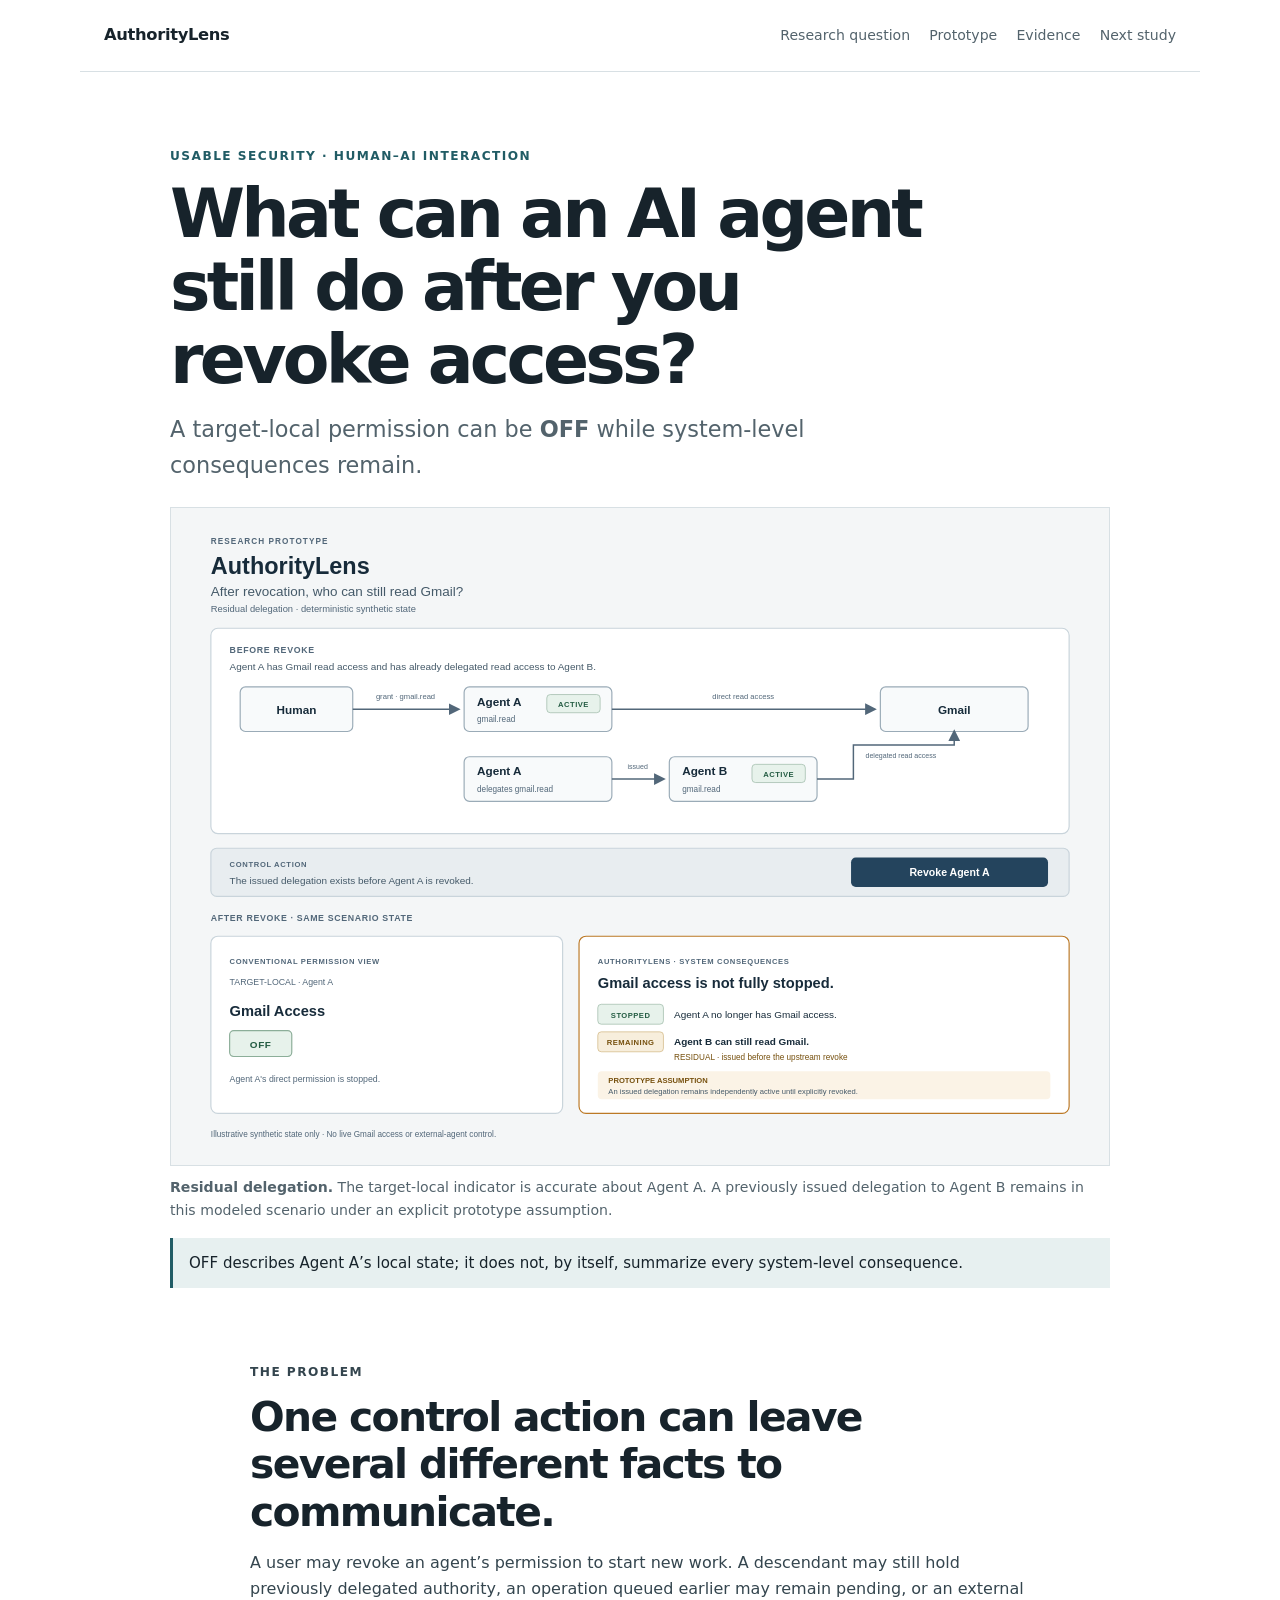
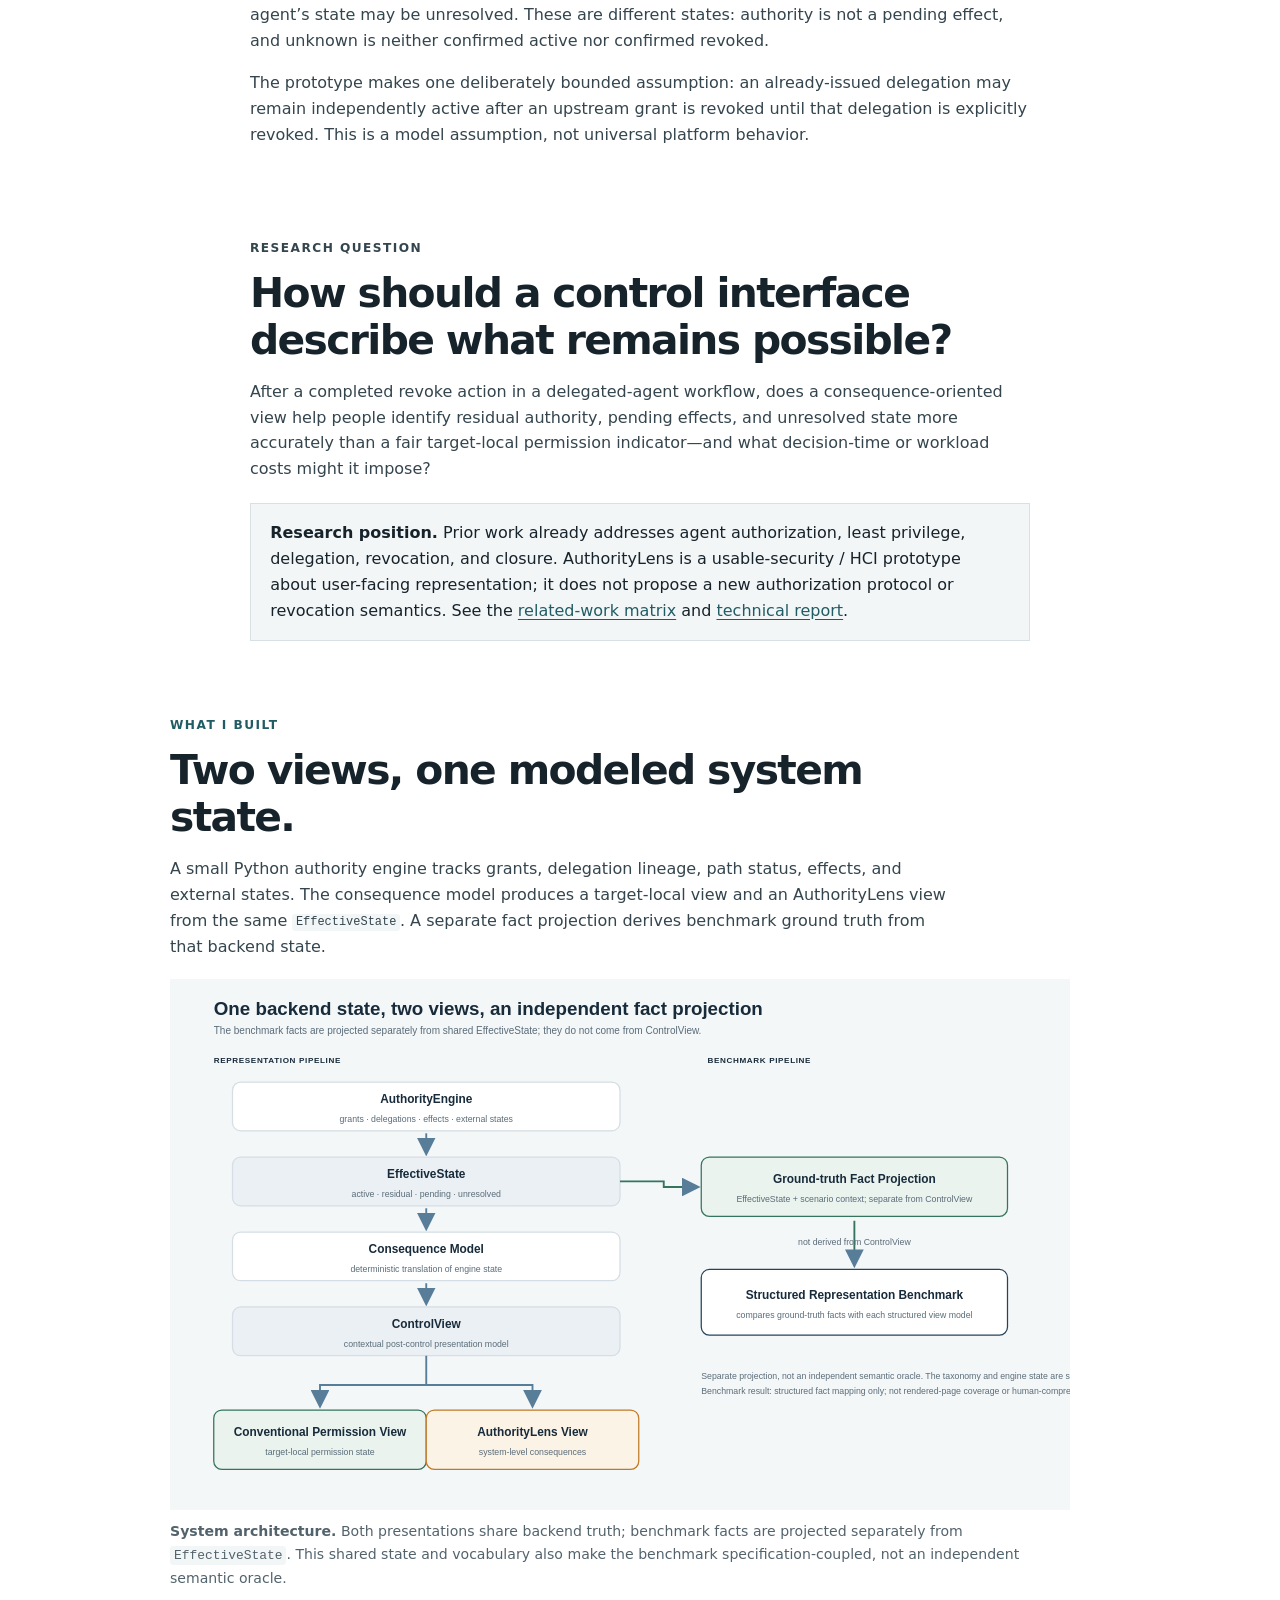
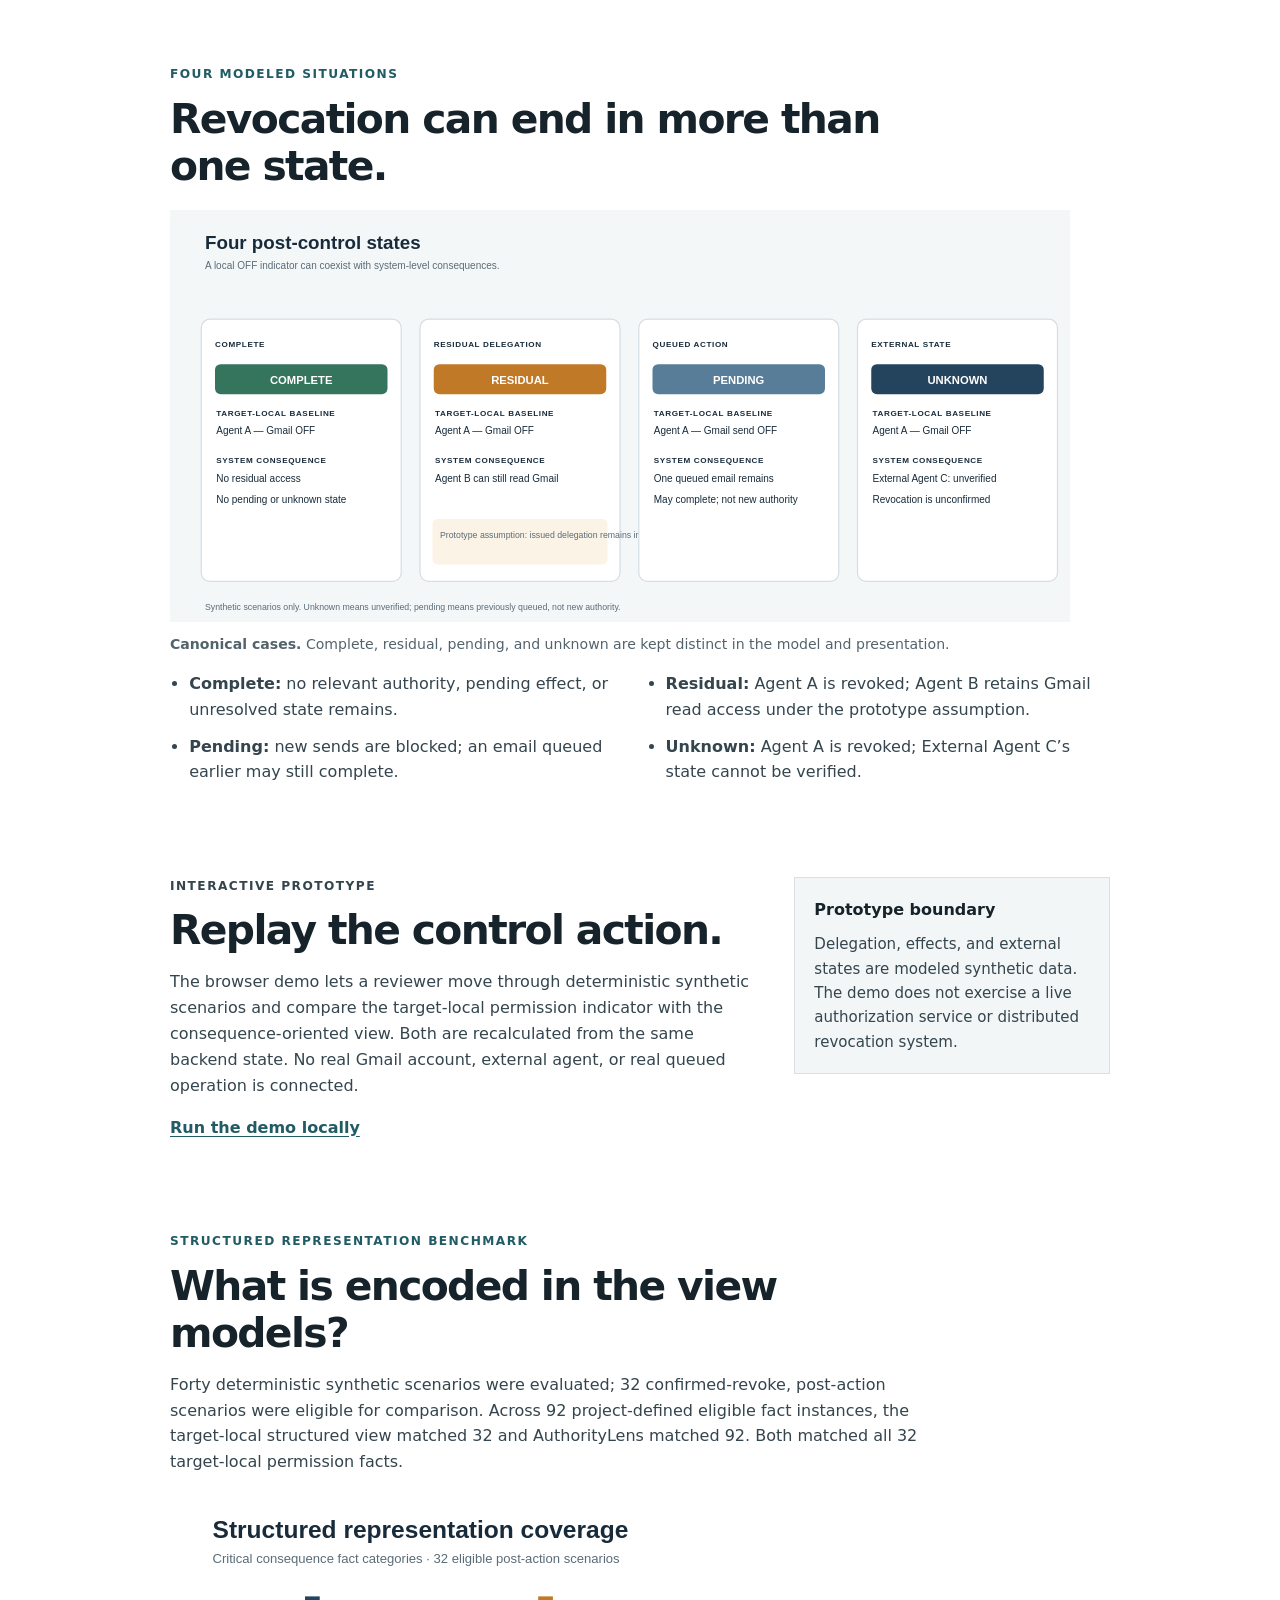
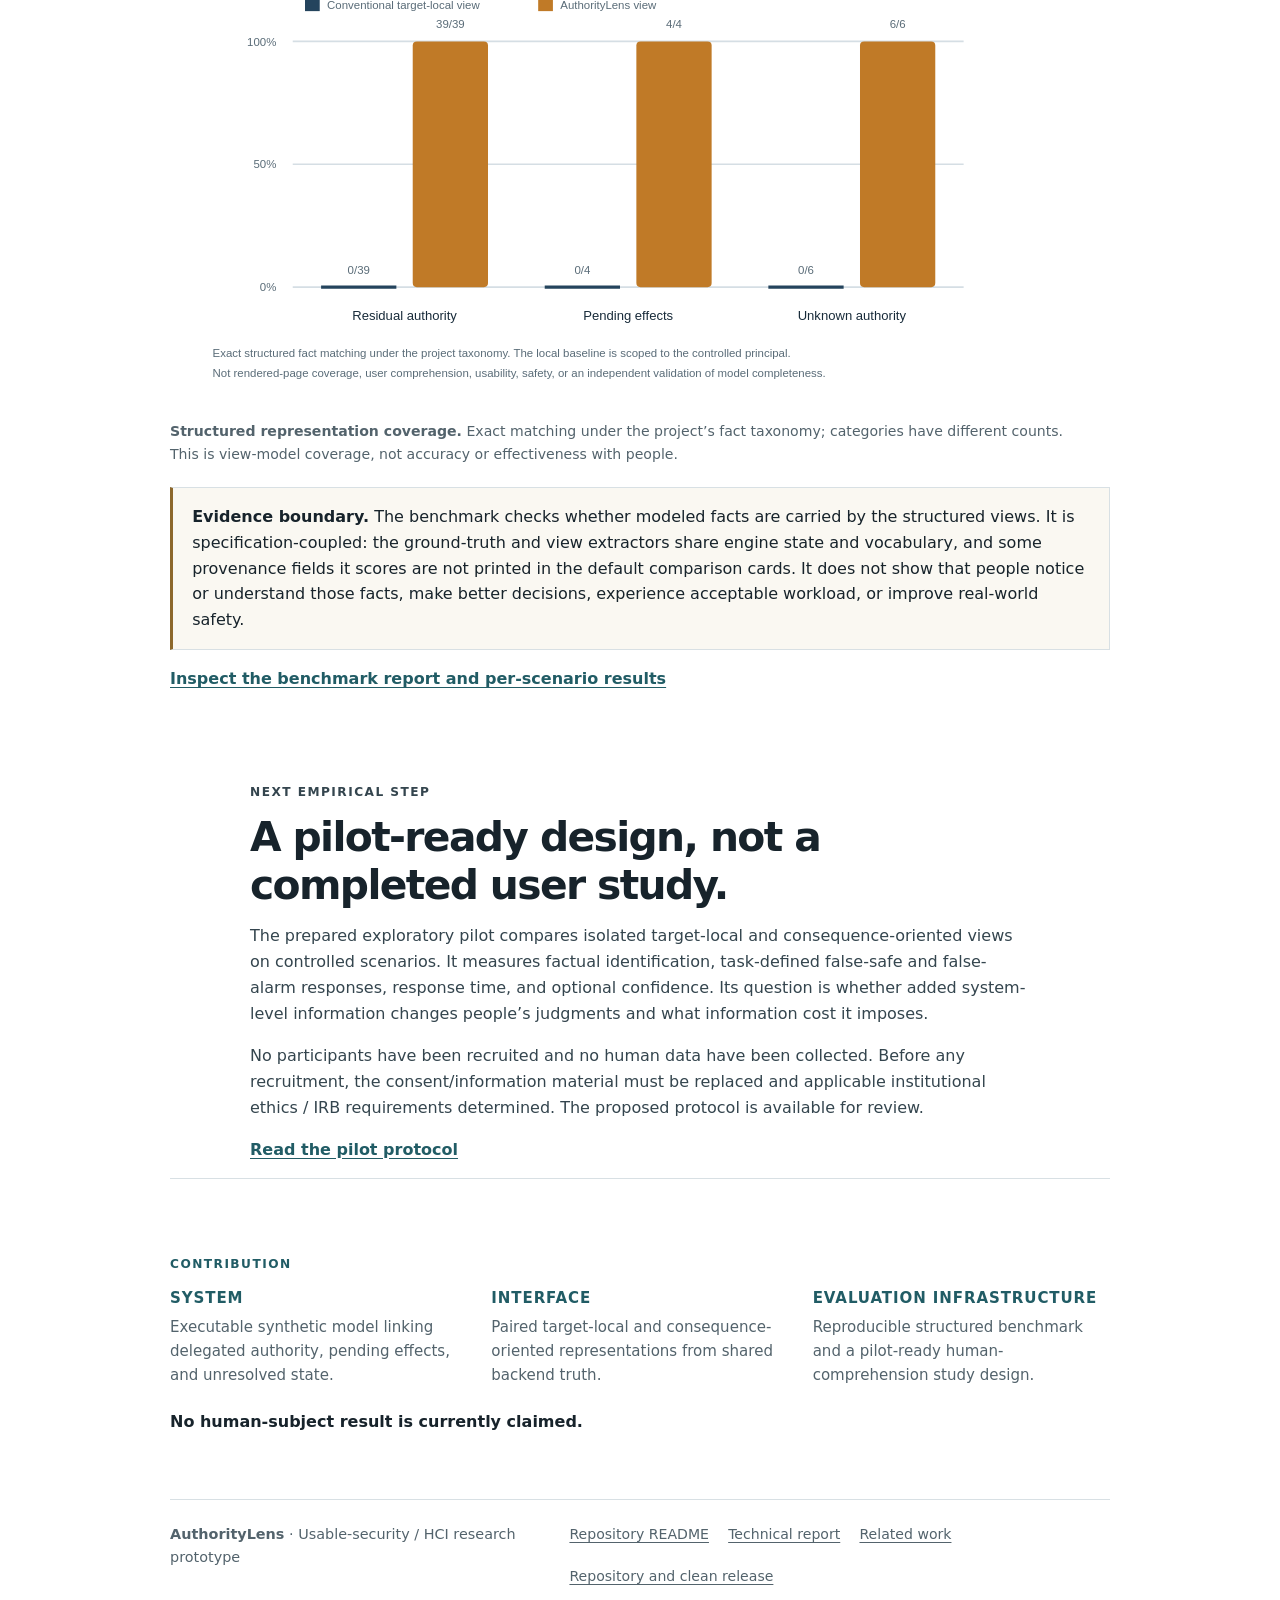
<file: portfolio/final/index.html>
<!doctype html>
<html lang="en">
<head>
  <meta charset="utf-8">
  <meta name="viewport" content="width=device-width, initial-scale=1">
  <meta name="description" content="AuthorityLens studies how interfaces communicate authority and consequences after control actions in delegated AI-agent workflows.">
  <title>AuthorityLens — Research Prototype</title>
  <link rel="icon" href="data:,">
  <link rel="stylesheet" href="style.css">
</head>
<body>
  <header class="site-header">
    <a class="wordmark" href="#top">AuthorityLens</a>
    <nav aria-label="Page navigation">
      <a href="#question">Research question</a>
      <a href="#system">Prototype</a>
      <a href="#evidence">Evidence</a>
      <a href="#next">Next study</a>
    </nav>
  </header>

  <main id="top">
    <section class="hero section-shell" aria-labelledby="page-title">
      <p class="eyebrow">Usable security · Human–AI interaction</p>
      <h1 id="page-title">What can an AI agent still do after you revoke access?</h1>
      <p class="hero-deck">A target-local permission can be <strong>OFF</strong> while system-level consequences remain.</p>
      <figure class="hero-figure">
        <picture>
          <source srcset="assets/hero-residual.svg" type="image/svg+xml">
          <img src="assets/hero-residual.png" alt="Before revocation, Agent A and Agent B have Gmail read access through delegation. After Agent A is revoked, the conventional target-local view shows Agent A as OFF while AuthorityLens shows Agent B can still read Gmail under the prototype assumption." width="1600" height="1120">
        </picture>
        <figcaption><strong>Residual delegation.</strong> The target-local indicator is accurate about Agent A. A previously issued delegation to Agent B remains in this modeled scenario under an explicit prototype assumption.</figcaption>
      </figure>
      <p class="hero-note">OFF describes Agent A’s local state; it does not, by itself, summarize every system-level consequence.</p>
    </section>

    <section class="section-shell prose" id="problem">
      <p class="eyebrow">The problem</p>
      <h2>One control action can leave several different facts to communicate.</h2>
      <p>A user may revoke an agent’s permission to start new work. A descendant may still hold previously delegated authority, an operation queued earlier may remain pending, or an external agent’s state may be unresolved. These are different states: authority is not a pending effect, and unknown is neither confirmed active nor confirmed revoked.</p>
      <p>The prototype makes one deliberately bounded assumption: an already-issued delegation may remain independently active after an upstream grant is revoked until that delegation is explicitly revoked. This is a model assumption, not universal platform behavior.</p>
    </section>

    <section class="section-shell prose" id="question">
      <p class="eyebrow">Research question</p>
      <h2>How should a control interface describe what remains possible?</h2>
      <p>After a completed revoke action in a delegated-agent workflow, does a consequence-oriented view help people identify residual authority, pending effects, and unresolved state more accurately than a fair target-local permission indicator—and what decision-time or workload costs might it impose?</p>
      <div class="positioning"><strong>Research position.</strong> Prior work already addresses agent authorization, least privilege, delegation, revocation, and closure. AuthorityLens is a usable-security / HCI prototype about user-facing representation; it does not propose a new authorization protocol or revocation semantics. See the <a href="../../RELATED_WORK_MATRIX.md">related-work matrix</a> and <a href="../../TECHNICAL_REPORT.md">technical report</a>.</div>
    </section>

    <section class="section-shell" id="system">
      <div class="section-heading">
        <p class="eyebrow">What I built</p>
        <h2>Two views, one modeled system state.</h2>
        <p>A small Python authority engine tracks grants, delegation lineage, path status, effects, and external states. The consequence model produces a target-local view and an AuthorityLens view from the same <code>EffectiveState</code>. A separate fact projection derives benchmark ground truth from that backend state.</p>
      </div>
      <figure class="supporting-figure">
        <img src="assets/architecture.svg" alt="Architecture diagram: AuthorityEngine produces EffectiveState, which feeds a consequence model and Control View. The same view feeds a conventional local view and AuthorityLens. A separate projection from EffectiveState feeds structured benchmark ground truth." loading="lazy">
        <figcaption><strong>System architecture.</strong> Both presentations share backend truth; benchmark facts are projected separately from <code>EffectiveState</code>. This shared state and vocabulary also make the benchmark specification-coupled, not an independent semantic oracle.</figcaption>
      </figure>
    </section>

    <section class="section-shell" id="scenarios">
      <div class="section-heading">
        <p class="eyebrow">Four modeled situations</p>
        <h2>Revocation can end in more than one state.</h2>
      </div>
      <figure class="supporting-figure">
        <img src="assets/four-states.svg" alt="Four modeled post-control states: complete revocation, residual delegated authority, a pending queued effect, and unknown external state." loading="lazy">
        <figcaption><strong>Canonical cases.</strong> Complete, residual, pending, and unknown are kept distinct in the model and presentation.</figcaption>
      </figure>
      <ul class="state-list">
        <li><strong>Complete:</strong> no relevant authority, pending effect, or unresolved state remains.</li>
        <li><strong>Residual:</strong> Agent A is revoked; Agent B retains Gmail read access under the prototype assumption.</li>
        <li><strong>Pending:</strong> new sends are blocked; an email queued earlier may still complete.</li>
        <li><strong>Unknown:</strong> Agent A is revoked; External Agent C’s state cannot be verified.</li>
      </ul>
    </section>

    <section class="section-shell split" id="demo">
      <div>
        <p class="eyebrow">Interactive prototype</p>
        <h2>Replay the control action.</h2>
        <p>The browser demo lets a reviewer move through deterministic synthetic scenarios and compare the target-local permission indicator with the consequence-oriented view. Both are recalculated from the same backend state. No real Gmail account, external agent, or real queued operation is connected.</p>
        <p><a class="text-link" href="../../README.md#run-the-demo">Run the demo locally</a></p>
      </div>
      <aside class="note-card">
        <strong>Prototype boundary</strong>
        <p>Delegation, effects, and external states are modeled synthetic data. The demo does not exercise a live authorization service or distributed revocation system.</p>
      </aside>
    </section>

    <section class="section-shell" id="evidence">
      <div class="section-heading">
        <p class="eyebrow">Structured representation benchmark</p>
        <h2>What is encoded in the view models?</h2>
        <p>Forty deterministic synthetic scenarios were evaluated; 32 confirmed-revoke, post-action scenarios were eligible for comparison. Across 92 project-defined eligible fact instances, the target-local structured view matched 32 and AuthorityLens matched 92. Both matched all 32 target-local permission facts.</p>
      </div>
      <figure class="supporting-figure">
        <img src="assets/structured-coverage.svg" alt="Structured representation coverage for residual, pending, and unknown facts: the target-local view omits all 49 project-defined critical facts; AuthorityLens represents all 49 in its structured view model." loading="lazy">
        <figcaption><strong>Structured representation coverage.</strong> Exact matching under the project’s fact taxonomy; categories have different counts. This is view-model coverage, not accuracy or effectiveness with people.</figcaption>
      </figure>
      <div class="evidence-boundary"><strong>Evidence boundary.</strong> The benchmark checks whether modeled facts are carried by the structured views. It is specification-coupled: the ground-truth and view extractors share engine state and vocabulary, and some provenance fields it scores are not printed in the default comparison cards. It does not show that people notice or understand those facts, make better decisions, experience acceptable workload, or improve real-world safety.</div>
      <p class="report-link"><a href="../../benchmark_report.md">Inspect the benchmark report and per-scenario results</a></p>
    </section>

    <section class="section-shell prose" id="next">
      <p class="eyebrow">Next empirical step</p>
      <h2>A pilot-ready design, not a completed user study.</h2>
      <p>The prepared exploratory pilot compares isolated target-local and consequence-oriented views on controlled scenarios. It measures factual identification, task-defined false-safe and false-alarm responses, response time, and optional confidence. Its question is whether added system-level information changes people’s judgments and what information cost it imposes.</p>
      <p>No participants have been recruited and no human data have been collected. Before any recruitment, the consent/information material must be replaced and applicable institutional ethics / IRB requirements determined. The proposed protocol is available for review.</p>
      <p><a class="text-link" href="../../PILOT_PROTOCOL.md">Read the pilot protocol</a></p>
    </section>

    <section class="section-shell contribution">
      <p class="eyebrow">Contribution</p>
      <div class="contribution-grid">
        <div><h3>System</h3><p>Executable synthetic model linking delegated authority, pending effects, and unresolved state.</p></div>
        <div><h3>Interface</h3><p>Paired target-local and consequence-oriented representations from shared backend truth.</p></div>
        <div><h3>Evaluation infrastructure</h3><p>Reproducible structured benchmark and a pilot-ready human-comprehension study design.</p></div>
      </div>
      <p class="no-human-result">No human-subject result is currently claimed.</p>
    </section>
  </main>

  <footer class="site-footer section-shell">
    <p><strong>AuthorityLens</strong> · Usable-security / HCI research prototype</p>
    <nav aria-label="Project materials">
      <a href="../../README.md">Repository README</a>
      <a href="../../TECHNICAL_REPORT.md">Technical report</a>
      <a href="../../RELATED_WORK_MATRIX.md">Related work</a>
      <a href="../../README.md">Repository and clean release</a>
    </nav>
  </footer>
</body>
</html>
</file>
<file: portfolio/final/style.css>
:root {
  color-scheme: light;
  --ink: #17232b;
  --muted: #53636c;
  --line: #d8e0e4;
  --paper: #ffffff;
  --wash: #f3f6f7;
  --accent: #215c65;
  --accent-soft: #e7f0f0;
  font-family: Inter, ui-sans-serif, system-ui, -apple-system, BlinkMacSystemFont, "Segoe UI", sans-serif;
}

* { box-sizing: border-box; }
html { scroll-behavior: smooth; }
body { margin: 0; background: var(--paper); color: var(--ink); line-height: 1.62; }
a { color: var(--accent); text-underline-offset: 0.18em; }
a:hover { text-decoration-thickness: 2px; }
a:focus-visible { outline: 3px solid #b77228; outline-offset: 3px; }
code { font-size: 0.92em; background: var(--wash); padding: 0.12em 0.3em; border-radius: 3px; }

.site-header { height: 4.5rem; max-width: 1120px; margin: auto; padding: 0 1.5rem; display: flex; align-items: center; justify-content: space-between; border-bottom: 1px solid var(--line); }
.site-header a { text-decoration: none; }
.wordmark { color: var(--ink); font-size: 1.02rem; font-weight: 750; letter-spacing: -0.02em; }
.site-header nav, .site-footer nav { display: flex; gap: 1.2rem; flex-wrap: wrap; }
.site-header nav a, .site-footer nav a { color: var(--muted); font-size: 0.88rem; }
.section-shell { width: min(100% - 3rem, 940px); margin-inline: auto; }
.hero { padding-top: 4rem; }
.eyebrow { margin: 0 0 0.7rem; color: var(--accent); font-size: 0.76rem; font-weight: 750; letter-spacing: 0.12em; text-transform: uppercase; }
h1, h2, h3, p { margin-top: 0; }
h1 { max-width: 810px; margin-bottom: 0.9rem; font-size: clamp(2.25rem, 5.4vw, 4.25rem); line-height: 1.07; letter-spacing: -0.055em; font-weight: 720; }
.hero-deck { max-width: 720px; margin-bottom: 1.5rem; color: var(--muted); font-size: clamp(1.1rem, 2vw, 1.4rem); }
.hero-figure, .supporting-figure { margin: 0; }
.hero-figure img { display: block; width: 100%; height: auto; border: 1px solid var(--line); background: var(--wash); }
figcaption { margin-top: 0.65rem; color: var(--muted); font-size: 0.88rem; }
.hero-note { margin: 1rem 0 0; padding: 0.8rem 1rem; border-left: 3px solid var(--accent); background: var(--accent-soft); font-size: 0.94rem; }
section.section-shell { padding-top: 4.7rem; }
.prose { max-width: 780px; }
h2 { max-width: 780px; margin-bottom: 0.9rem; font-size: clamp(1.75rem, 3.5vw, 2.55rem); line-height: 1.16; letter-spacing: -0.04em; }
.prose p, .section-heading > p:not(.eyebrow), .split p { color: #34454e; }
.positioning, .evidence-boundary { margin-top: 1.3rem; padding: 1rem 1.2rem; border: 1px solid var(--line); background: var(--wash); }
.section-heading { max-width: 790px; margin-bottom: 1.2rem; }
.supporting-figure { max-width: 900px; }
.supporting-figure img { display: block; width: 100%; height: auto; }
.state-list { display: grid; grid-template-columns: 1fr 1fr; gap: 0.65rem 2rem; padding-left: 1.2rem; color: #34454e; }
.split { display: grid; grid-template-columns: 1.5fr 0.8fr; gap: 2rem; align-items: start; }
.note-card { padding: 1.2rem; border: 1px solid var(--line); background: var(--wash); }
.note-card p { margin: 0.6rem 0 0; font-size: 0.94rem; }
.text-link, .report-link a { font-weight: 680; }
.report-link { margin-top: 1rem; }
.evidence-boundary { border-left: 3px solid #8c682c; background: #faf8f2; }
.contribution { border-top: 1px solid var(--line); }
.contribution-grid { display: grid; grid-template-columns: repeat(3, 1fr); gap: 1.5rem; }
.contribution-grid h3 { margin-bottom: 0.3rem; color: var(--accent); font-size: 0.94rem; text-transform: uppercase; letter-spacing: 0.06em; }
.contribution-grid p { color: var(--muted); font-size: 0.94rem; }
.no-human-result { margin: 0.4rem 0 0; font-weight: 700; }
.site-footer { margin-top: 4rem; padding-top: 1.4rem; padding-bottom: 2.8rem; border-top: 1px solid var(--line); display: flex; align-items: flex-start; justify-content: space-between; gap: 1.5rem; }
.site-footer p { color: var(--muted); font-size: 0.9rem; }

@media (max-width: 700px) {
  .site-header { height: auto; min-height: 4.5rem; padding-block: 0.8rem; align-items: flex-start; gap: 0.8rem; flex-direction: column; }
  .site-header nav { gap: 0.5rem 1rem; }
  .section-shell { width: min(100% - 2rem, 940px); }
  .hero { padding-top: 2.8rem; }
  section.section-shell { padding-top: 3.3rem; }
  .state-list, .split, .contribution-grid { grid-template-columns: 1fr; }
  .site-footer { flex-direction: column; }
}

@media (prefers-reduced-motion: reduce) {
  html { scroll-behavior: auto; }
}
</file>
